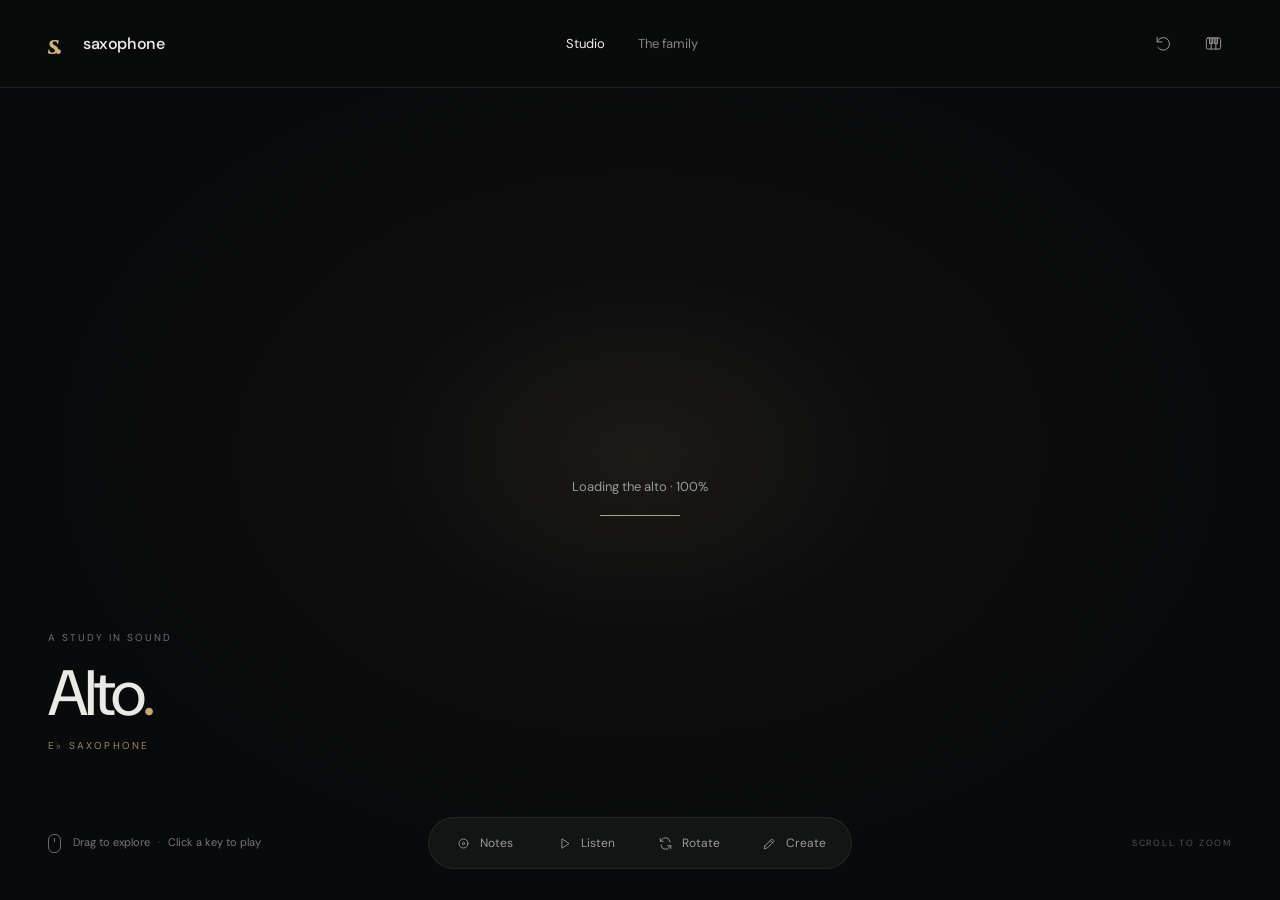
<file: index.html>
<!doctype html>
<html lang="en"><head><meta charset="utf-8"><meta name="viewport" content="width=device-width,initial-scale=1"><meta name="theme-color" content="#090a0b"><meta name="description" content="Turn it. Touch it. Play it. Explore the saxophone in an interactive 3D sound studio."><title>Saxophone — A study in sound.</title><link rel="icon" href="favicon.svg"><link rel="stylesheet" href="dark.css"><link rel="stylesheet" href="listen.css"><link rel="stylesheet" href="composer.css"><script type="importmap">{"imports":{"three":"./vendor/three.module.js","three/addons/":"./vendor/"}}</script></head>
<body class="studio-page">
<header class="topbar"><a class="wordmark" href="index.html" aria-label="Saxophone home"><span>s.</span> saxophone</a><nav aria-label="Main navigation"><a href="index.html" aria-current="page">Studio</a><a href="about.html">The family</a></nav><div class="toolbar"><button id="reset-view" class="icon-button" title="Reset view" aria-label="Reset 3D view"><svg viewBox="0 0 24 24"><path d="M4 10a8 8 0 1 1 1 7M4 4v6h6"/></svg></button><button id="keyboard-toggle" class="icon-button" title="Open keyboard" aria-label="Open piano keyboard" aria-expanded="false" aria-controls="keyboard-panel"><svg viewBox="0 0 24 24"><rect x="3" y="5" width="18" height="14" rx="2"/><path d="M9 5v14m6-14v14M7 5v7h4V5m2 0v7h4V5"/></svg></button></div></header>
<main id="stage" aria-label="Interactive saxophone studio"><div class="scene-glow" aria-hidden="true"></div><div class="backdrop-type" aria-hidden="true">SAXOPHONE</div><div id="viewport" tabindex="0" aria-label="3D saxophone. Drag to rotate, scroll to zoom. Click pearl keys to play. Arrow keys rotate; plus and minus zoom; Home resets."></div><div id="loading" role="status">Preparing your instrument<span></span></div><div id="viewer-error" hidden><p>Your browser couldn’t open the 3D viewer.</p><button id="fallback-keyboard">Play with the keyboard</button></div><div id="key-tooltip" hidden></div><div id="note-labels" aria-label="Playable instrument notes" hidden></div><div class="instrument-caption"><span id="instrument-index">A STUDY IN SOUND</span><h1 id="instrument-title">Alto<span>.</span></h1><p id="instrument-subtitle">E♭ SAXOPHONE</p></div><div id="note-indicator" aria-live="polite"><span id="note-label"></span><small id="note-concert"></small></div><div class="viewer-footer"><p class="gesture-hint"><span class="mouse-icon" aria-hidden="true"></span><span>Drag to explore <i>·</i> Click a key to play</span></p><div class="studio-controls" role="group" aria-label="Studio controls"><button id="notes-toggle" aria-pressed="false"><svg viewBox="0 0 20 20" aria-hidden="true"><circle cx="10" cy="10" r="6"/><circle cx="10" cy="10" r="1.5"/></svg><span>Notes</span></button><button id="listen-toggle" aria-pressed="false"><svg viewBox="0 0 20 20" aria-hidden="true"><path d="m7 4 9 6-9 6Z"/></svg><span>Listen</span></button><button id="rotate-toggle" aria-pressed="false"><svg viewBox="0 0 20 20" aria-hidden="true"><path d="M16 8A6 6 0 0 0 5 5L3 7m0-4v4h4M4 12a6 6 0 0 0 11 3l2-2m0 4v-4h-4"/></svg><span>Rotate</span></button><button id="compose-toggle" aria-expanded="false"><svg viewBox="0 0 20 20" aria-hidden="true"><path d="m4 13 9-9 3 3-9 9-4 1 1-4Zm7-7 3 3"/></svg><span>Create</span></button></div><span class="view-label">SCROLL TO ZOOM</span></div></main>
<section id="keyboard-panel" aria-label="Piano keyboard" hidden><div class="panel-heading"><div><h2>A little improvisation.</h2><p>Click a key, or play with A–K.</p></div><button id="close-keyboard" class="icon-button" aria-label="Close piano keyboard">×</button></div><div class="keyboard-controls"><div class="octave-control"><button id="octave-down" aria-label="Lower octave">−</button><span id="octave-label">Octave 4</span><button id="octave-up" aria-label="Higher octave">+</button></div><label class="volume-control">Volume <input id="volume" type="range" min="0" max="100" value="65"></label></div><div id="keyboard" role="group" aria-label="Play notes"></div><div class="keyboard-footer"><span>Written pitch</span><span>Headphones recommended</span></div></section>
<div id="audio-status" class="audio-status" role="status"></div><noscript><p class="no-script">Enable JavaScript to explore and play the saxophones. <a href="about.html">Meet the family</a>.</p></noscript><script type="module" src="alto-studio.js"></script>
</body></html>
</file>
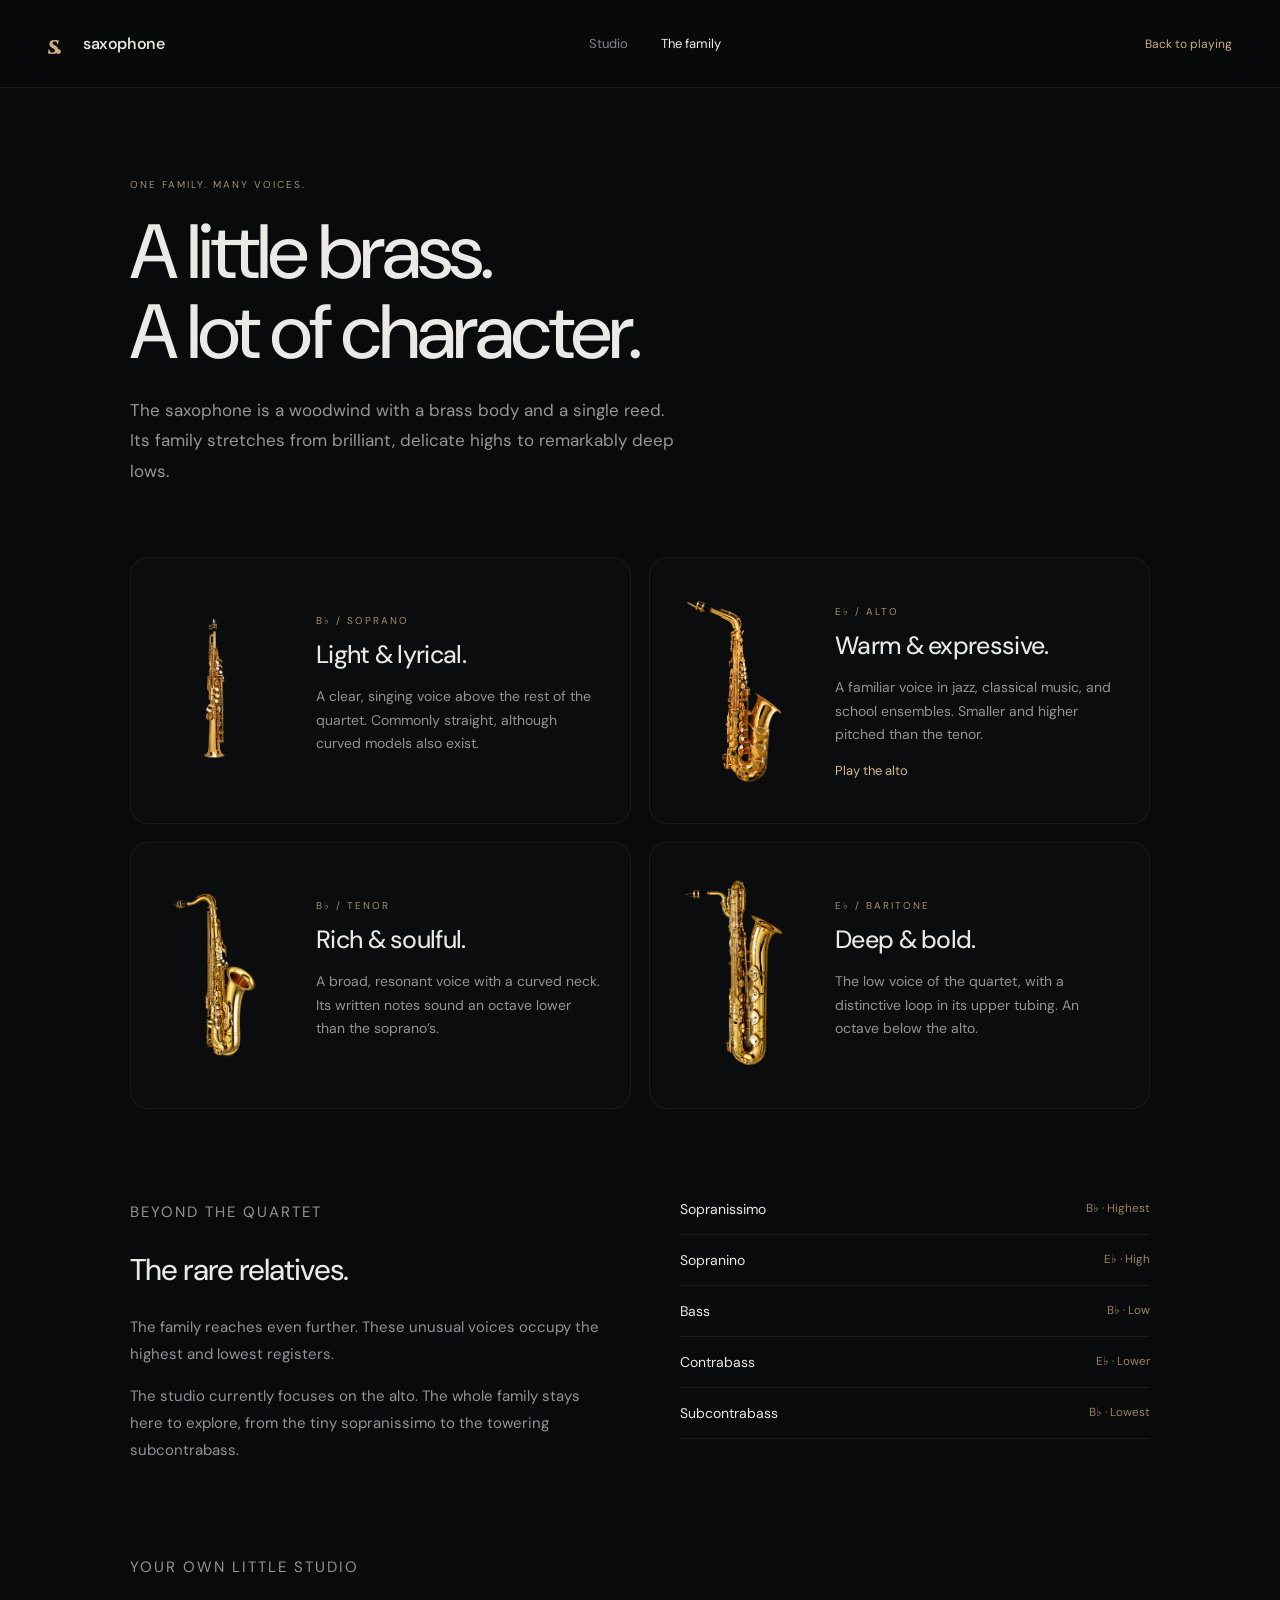
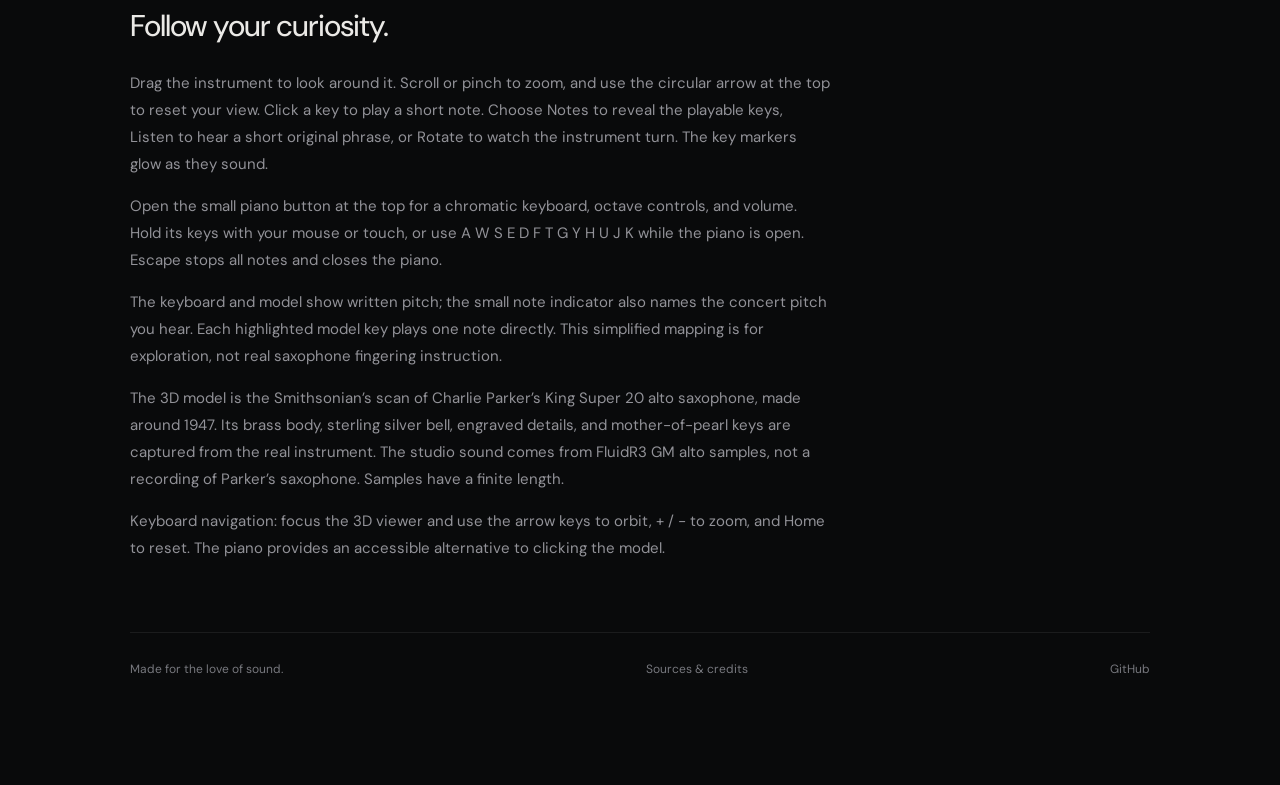
<file: about.html>
<!doctype html><html lang="en"><head><meta charset="utf-8"><meta name="viewport" content="width=device-width,initial-scale=1"><meta name="theme-color" content="#090a0b"><meta name="description" content="Meet the saxophone family, from the brilliant soprano to the resonant baritone, and learn how to play the 3D studio."><title>The family — Saxophone</title><link rel="icon" href="favicon.svg"><link rel="stylesheet" href="dark.css"></head><body class="info-page"><header class="topbar"><a class="wordmark" href="index.html"><span>s.</span> saxophone</a><nav aria-label="Main navigation"><a href="index.html">Studio</a><a href="about.html" aria-current="page">The family</a></nav><a href="index.html" class="back-to-studio">Back to playing</a></header><main class="info-main"><p class="eyebrow">ONE FAMILY. MANY VOICES.</p><h1>A little brass.<br>A lot of character.</h1><p class="info-lead">The saxophone is a woodwind with a brass body and a single reed. Its family stretches from brilliant, delicate highs to remarkably deep lows.</p><section class="info-grid" aria-label="The saxophone quartet"><article class="info-card"><img src="assets/soprano.png" alt="Soprano saxophone"><div><span class="eyebrow">B♭ / SOPRANO</span><h2>Light & lyrical.</h2><p>A clear, singing voice above the rest of the quartet. Commonly straight, although curved models also exist.</p></div></article><article class="info-card"><img src="assets/alto.png" alt="Alto saxophone"><div><span class="eyebrow">E♭ / ALTO</span><h2>Warm & expressive.</h2><p>A familiar voice in jazz, classical music, and school ensembles. Smaller and higher pitched than the tenor.</p><a href="index.html">Play the alto</a></div></article><article class="info-card"><img src="assets/tenor.png" alt="Tenor saxophone" loading="lazy"><div><span class="eyebrow">B♭ / TENOR</span><h2>Rich & soulful.</h2><p>A broad, resonant voice with a curved neck. Its written notes sound an octave lower than the soprano’s.</p></div></article><article class="info-card"><img src="assets/baritone.png" alt="Baritone saxophone" loading="lazy"><div><span class="eyebrow">E♭ / BARITONE</span><h2>Deep & bold.</h2><p>The low voice of the quartet, with a distinctive loop in its upper tubing. An octave below the alto.</p></div></article></section><section class="rare-section"><div><p class="eyebrow">BEYOND THE QUARTET</p><h2>The rare relatives.</h2><p>The family reaches even further. These unusual voices occupy the highest and lowest registers.</p><p>The studio currently focuses on the alto. The whole family stays here to explore, from the tiny sopranissimo to the towering subcontrabass.</p></div><div><div class="rare-row">Sopranissimo <small>B♭ · Highest</small></div><div class="rare-row">Sopranino <small>E♭ · High</small></div><div class="rare-row">Bass <small>B♭ · Low</small></div><div class="rare-row">Contrabass <small>E♭ · Lower</small></div><div class="rare-row">Subcontrabass <small>B♭ · Lowest</small></div></div></section><section id="alto" class="how-to"><p class="eyebrow">YOUR OWN LITTLE STUDIO</p><h2>Follow your curiosity.</h2><p>Drag the instrument to look around it. Scroll or pinch to zoom, and use the circular arrow at the top to reset your view. Click a key to play a short note. Choose Notes to reveal the playable keys, Listen to hear a short original phrase, or Rotate to watch the instrument turn. The key markers glow as they sound.</p><p>Open the small piano button at the top for a chromatic keyboard, octave controls, and volume. Hold its keys with your mouse or touch, or use A W S E D F T G Y H U J K while the piano is open. Escape stops all notes and closes the piano.</p><p>The keyboard and model show written pitch; the small note indicator also names the concert pitch you hear. Each highlighted model key plays one note directly. This simplified mapping is for exploration, not real saxophone fingering instruction.</p><p>The 3D model is the Smithsonian’s scan of Charlie Parker’s King Super 20 alto saxophone, made around 1947. Its brass body, sterling silver bell, engraved details, and mother-of-pearl keys are captured from the real instrument. The studio sound comes from FluidR3 GM alto samples, not a recording of Parker’s saxophone. Samples have a finite length.</p><p>Keyboard navigation: focus the 3D viewer and use the arrow keys to orbit, + / − to zoom, and Home to reset. The piano provides an accessible alternative to clicking the model.</p></section><footer class="info-footer"><span>Made for the love of sound.</span><a href="credits.html">Sources & credits</a><a href="https://github.com/Lucidiscool/Saxophone">GitHub</a></footer></main></body></html>
</file>
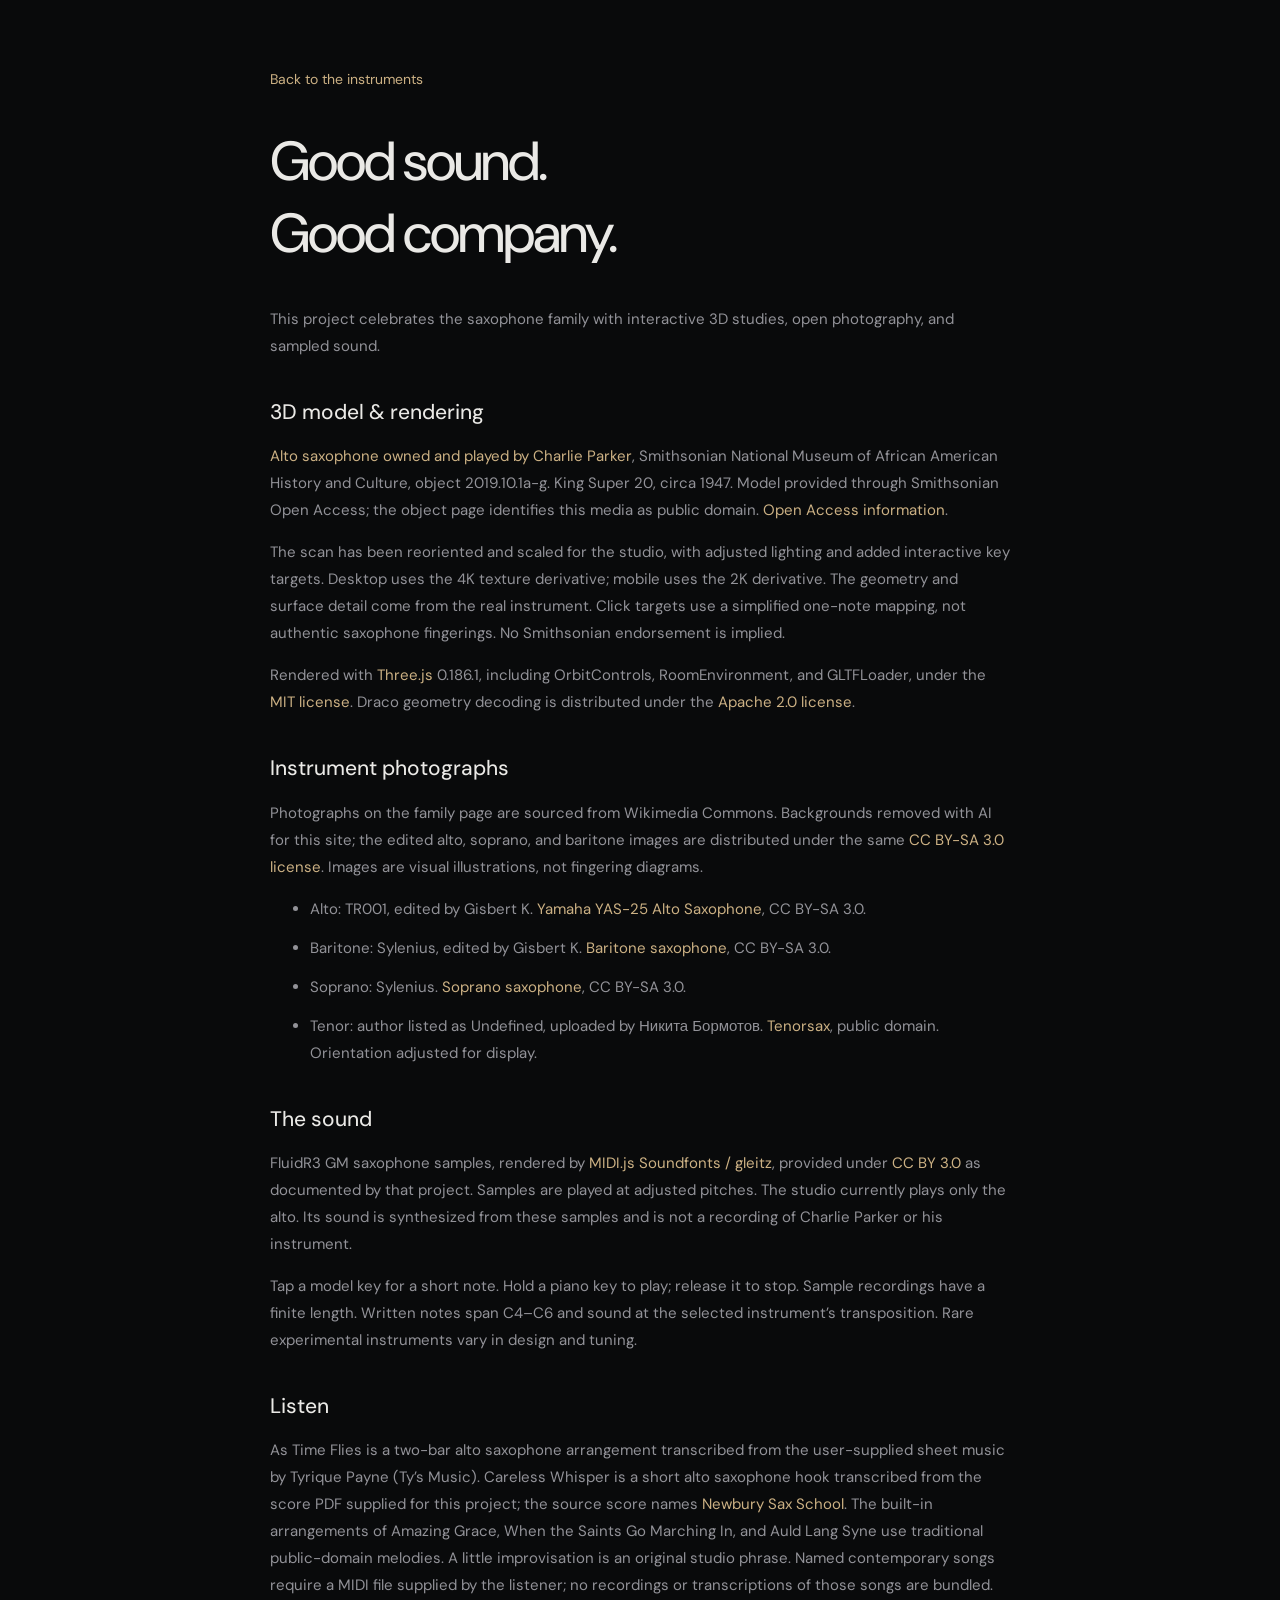
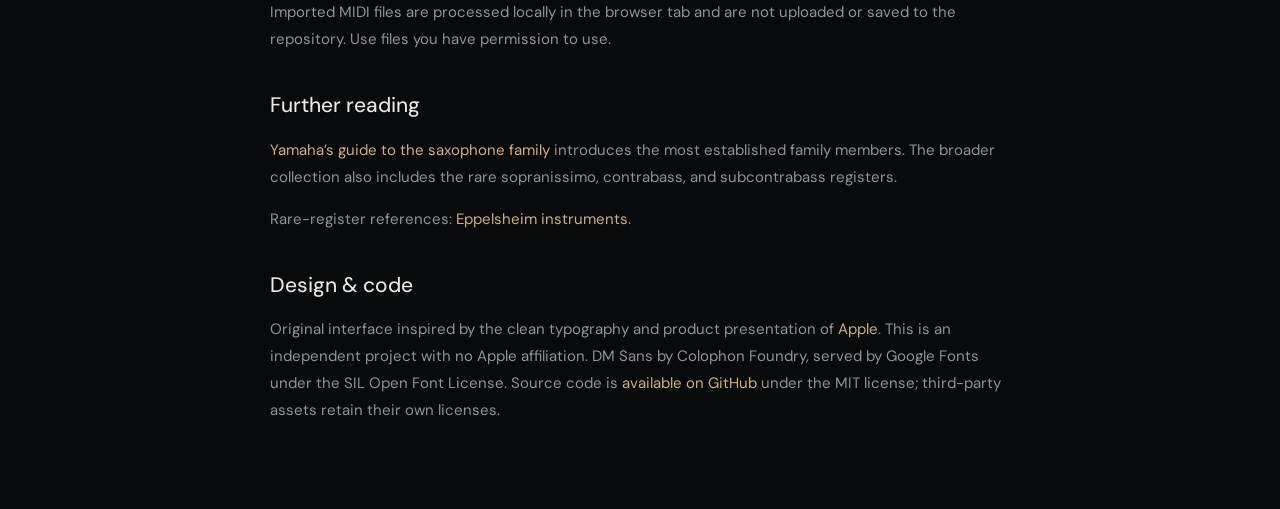
<file: credits.html>
<!doctype html><html lang="en"><head><meta charset="utf-8"><meta name="viewport" content="width=device-width,initial-scale=1"><title>Sources & credits — Saxophone</title><link rel="stylesheet" href="dark.css"><link rel="icon" href="favicon.svg"></head><body><main class="credits"><a href="index.html">Back to the instruments</a><h1>Good sound.<br>Good company.</h1><p>This project celebrates the saxophone family with interactive 3D studies, open photography, and sampled sound.</p><h2>3D model & rendering</h2><p><a href="https://3d.si.edu/object/3d/alto-saxophone-owned-and-played-charlie-parker%3Ac7c58ff8-fd1f-4cf6-9813-6bca3cd0b8b3">Alto saxophone owned and played by Charlie Parker</a>, Smithsonian National Museum of African American History and Culture, object 2019.10.1a-g. King Super 20, circa 1947. Model provided through Smithsonian Open Access; the object page identifies this media as public domain. <a href="https://www.si.edu/openaccess">Open Access information</a>.</p><p>The scan has been reoriented and scaled for the studio, with adjusted lighting and added interactive key targets. Desktop uses the 4K texture derivative; mobile uses the 2K derivative. The geometry and surface detail come from the real instrument. Click targets use a simplified one-note mapping, not authentic saxophone fingerings. No Smithsonian endorsement is implied.</p><p>Rendered with <a href="https://threejs.org/">Three.js</a> 0.186.1, including OrbitControls, RoomEnvironment, and GLTFLoader, under the <a href="vendor/LICENSE">MIT license</a>. Draco geometry decoding is distributed under the <a href="vendor/draco/LICENSE">Apache 2.0 license</a>.</p><h2>Instrument photographs</h2><p>Photographs on the family page are sourced from Wikimedia Commons. Backgrounds removed with AI for this site; the edited alto, soprano, and baritone images are distributed under the same <a href="https://creativecommons.org/licenses/by-sa/3.0/">CC BY-SA 3.0 license</a>. Images are visual illustrations, not fingering diagrams.</p><ul><li>Alto: TR001, edited by Gisbert K. <a href="https://commons.wikimedia.org/wiki/File:Yamaha_YAS-25_Alto_Saxophone_20080502.jpg">Yamaha YAS-25 Alto Saxophone</a>, CC BY-SA 3.0.</li><li>Baritone: Sylenius, edited by Gisbert K. <a href="https://commons.wikimedia.org/wiki/File:Baritone_saxophone.jpg">Baritone saxophone</a>, CC BY-SA 3.0.</li><li>Soprano: Sylenius. <a href="https://commons.wikimedia.org/wiki/File:Soprano_saxophone.jpg">Soprano saxophone</a>, CC BY-SA 3.0.</li><li>Tenor: author listed as Undefined, uploaded by Никита Бормотов. <a href="https://commons.wikimedia.org/wiki/File:Tenorsax.jpg">Tenorsax</a>, public domain. Orientation adjusted for display.</li></ul><h2>The sound</h2><p>FluidR3 GM saxophone samples, rendered by <a href="https://github.com/gleitz/midi-js-soundfonts">MIDI.js Soundfonts / gleitz</a>, provided under <a href="https://creativecommons.org/licenses/by/3.0/us/">CC BY 3.0</a> as documented by that project. Samples are played at adjusted pitches. The studio currently plays only the alto. Its sound is synthesized from these samples and is not a recording of Charlie Parker or his instrument.</p><p>Tap a model key for a short note. Hold a piano key to play; release it to stop. Sample recordings have a finite length. Written notes span C4–C6 and sound at the selected instrument’s transposition. Rare experimental instruments vary in design and tuning.</p><h2>Listen</h2><p>As Time Flies is a two-bar alto saxophone arrangement transcribed from the user-supplied sheet music by Tyrique Payne (Ty’s Music). Careless Whisper is a short alto saxophone hook transcribed from the score PDF supplied for this project; the source score names <a href="https://www.newburysaxschool.co.uk/">Newbury Sax School</a>. The built-in arrangements of Amazing Grace, When the Saints Go Marching In, and Auld Lang Syne use traditional public-domain melodies. A little improvisation is an original studio phrase. Named contemporary songs require a MIDI file supplied by the listener; no recordings or transcriptions of those songs are bundled. Imported MIDI files are processed locally in the browser tab and are not uploaded or saved to the repository. Use files you have permission to use.</p><h2>Further reading</h2><p><a href="https://www.yamaha.com/en/musical_instrument_guide/saxophone/structure/structure002.html">Yamaha’s guide to the saxophone family</a> introduces the most established family members. The broader collection also includes the rare sopranissimo, contrabass, and subcontrabass registers.</p><p>Rare-register references: <a href="https://www.eppelsheim.com/en/instruments/">Eppelsheim instruments</a>.</p><h2>Design & code</h2><p>Original interface inspired by the clean typography and product presentation of <a href="https://www.apple.com/">Apple</a>. This is an independent project with no Apple affiliation. DM Sans by Colophon Foundry, served by Google Fonts under the SIL Open Font License. Source code is <a href="https://github.com/Lucidiscool/Saxophone">available on GitHub</a> under the MIT license; third-party assets retain their own licenses.</p></main></body></html>
</file>
<file: dark.css>
@import url('https://fonts.googleapis.com/css2?family=DM+Sans:wght@400;450;500;550;600;650;700&display=swap');
:root{color-scheme:dark;--bg:#090a0b;--text:#eae9e6;--muted:#818184;--gold:#c8a773;--border:#ffffff13}*{box-sizing:border-box}body{margin:0;background:var(--bg);color:var(--text);font:14px 'DM Sans',-apple-system,BlinkMacSystemFont,'Segoe UI',sans-serif}button,input,a{-webkit-tap-highlight-color:transparent}button,input{font:inherit}button,a{touch-action:manipulation}button{cursor:pointer;color:inherit}a{color:inherit;text-decoration:none}button:focus-visible,a:focus-visible,input:focus-visible,#viewport:focus-visible{outline:2px solid var(--gold);outline-offset:5px}button{border:0}button:disabled{opacity:.25;cursor:default}[hidden]{display:none!important}.studio-page{height:100svh;overflow:hidden}.topbar{height:88px;display:flex;align-items:center;justify-content:space-between;padding:0 48px;border-bottom:1px solid var(--border);position:relative;z-index:10;background:#090a0bb3}.wordmark{display:flex;align-items:center;gap:12px;font-weight:550;letter-spacing:-.4px;font-size:16px}.wordmark>span{font:italic 700 30px Georgia,serif;letter-spacing:-4px;color:#d3b382;width:23px}.topbar nav{display:flex;gap:33px;margin-left:-45px;font-size:13px;color:#858587}.topbar nav a{padding:12px 0}.topbar nav a[aria-current=page]{color:#eee}.topbar nav a:hover{color:var(--gold)}.toolbar{display:flex;gap:12px}.icon-button{height:38px;width:38px;border-radius:11px;display:grid;place-items:center;background:transparent;color:#99999d;border:1px solid transparent;font-size:25px}.icon-button:hover,.icon-button[aria-expanded=true]{border-color:#ffffff23;background:#ffffff08;color:#e2c28f}.icon-button svg{width:19px;height:19px;fill:none;stroke:currentColor;stroke-width:1.25;stroke-linecap:round;stroke-linejoin:round}#stage{position:relative;height:calc(100svh - 88px);overflow:hidden}.scene-glow{position:absolute;inset:0;background:radial-gradient(ellipse at 50% 45%,#a78c6120 0%,#39363413 28%,transparent 65%);pointer-events:none}.backdrop-type{position:absolute;width:100%;text-align:center;top:37%;font-size:clamp(80px,14.2vw,225px);font-weight:650;letter-spacing:-.065em;color:#ffffff03;pointer-events:none;user-select:none;line-height:1}#viewport{position:absolute;inset:0;touch-action:none;outline-offset:-8px!important}#viewport canvas{display:block;width:100%;height:100%;touch-action:none;cursor:grab}#viewport canvas.dragging{cursor:grabbing}#viewport canvas.over-key{cursor:pointer}#loading{position:absolute;top:48%;width:100%;text-align:center;color:#999;font-size:13px;pointer-events:none}#loading span{display:block;width:80px;height:1px;background:#b6a181;margin:20px auto;animation:loading 1s alternate infinite}@keyframes loading{to{transform:scaleX(.25);opacity:.3}}.instrument-caption{position:absolute;left:48px;bottom:148px;pointer-events:none}.instrument-caption>span{font-size:10px;letter-spacing:2px;color:#6f7074}.instrument-caption h1{font-size:clamp(45px,5vw,72px);line-height:1.05;font-weight:450;letter-spacing:-3px;margin:15px 0 12px}.instrument-caption h1>span{color:var(--gold)}.instrument-caption p{font-size:10px;letter-spacing:2.2px;color:#9c8665;margin:0}.viewer-footer{position:absolute;bottom:36px;left:48px;right:48px;display:flex;align-items:center;justify-content:space-between;pointer-events:none}.viewer-footer>*{pointer-events:auto}.gesture-hint{font-size:11px;color:#75767a;display:flex;align-items:center;gap:12px;max-width:280px;line-height:1.7}.gesture-hint i{font-style:normal;margin:0 5px;color:#45464a}.mouse-icon{border:1px solid #6a6b6e;border-radius:6px;width:13px;height:19px;position:relative;flex-shrink:0}.mouse-icon:after{content:'';position:absolute;height:4px;width:1px;background:#6a6b6e;top:3px;left:5px}.instrument-picker{display:flex;gap:3px;background:#151617d9;border:1px solid #ffffff12;border-radius:30px;padding:5px;position:absolute;left:50%;transform:translateX(-50%);backdrop-filter:blur(18px)}.instrument-picker button{padding:12px 20px;border-radius:24px;background:transparent;color:#828387;font-size:12px;transition:color .2s,background .2s}.instrument-picker button:hover{color:#eee}.instrument-picker button[aria-pressed=true]{background:#303030;color:#f0e9dd}.instrument-picker #more-toggle{font-size:18px;padding:6px 16px}.view-label{font-size:9px;letter-spacing:1.8px;color:#525358}#more-menu{position:absolute;bottom:106px;left:calc(50% + 30px);width:230px;background:#1a1b1cf5;padding:9px;border:1px solid #ffffff16;border-radius:15px;box-shadow:0 20px 60px #0007;z-index:9;backdrop-filter:blur(24px)}#more-menu button{display:flex;align-items:center;justify-content:space-between;padding:12px 13px;background:transparent;width:100%;font-size:13px;border-radius:8px;color:#bdbdbf}#more-menu button:hover,#more-menu button[aria-pressed=true]{background:#ffffff09;color:#e4c391}#more-menu span{color:#7b7060;font-size:11px}#note-indicator{position:absolute;top:48px;right:50px;display:flex;align-items:baseline;gap:12px;opacity:0;transition:opacity .3s;pointer-events:none}#note-indicator.visible{opacity:1}#note-label{font-size:35px;letter-spacing:-1.3px;color:#ddc498}#note-concert{font-size:11px;color:#727378}#key-tooltip{position:absolute;pointer-events:none;background:#282624e8;border:1px solid #c8a77345;backdrop-filter:blur(8px);padding:8px 12px;border-radius:7px;font-size:12px;color:#eee2cc;transform:translate(16px,-40px);white-space:nowrap;z-index:3}#keyboard-panel{position:fixed;right:48px;top:103px;width:560px;background:#191a1bf5;border:1px solid #ffffff1c;padding:24px;border-radius:19px;box-shadow:0 24px 100px #0009;backdrop-filter:blur(24px);z-index:12;animation:appear .2s ease-out}@keyframes appear{from{opacity:0;transform:translateY(-7px)}to{opacity:1;transform:translateY(0)}}.panel-heading{display:flex;justify-content:space-between;align-items:start}.panel-heading h2{font-size:19px;font-weight:500;letter-spacing:-.5px;margin:0 0 6px}.panel-heading p{font-size:12px;color:#85858b;margin:0}.panel-heading .icon-button{margin:-9px -8px 0 0}.keyboard-controls{display:flex;align-items:center;justify-content:space-between;margin:22px 0 16px;font-size:12px;color:#a9a9ad}.octave-control{display:flex;gap:13px;align-items:center}.octave-control button{width:26px;height:26px;background:#ffffff08;border-radius:50%;font-size:18px;color:#aaa}.volume-control{display:flex;gap:12px;align-items:center;font-size:11px}.volume-control input{width:85px;accent-color:#c8a773;height:3px}#keyboard{display:flex;height:145px;gap:5px;position:relative;isolation:isolate}.piano-key{position:relative;flex:1;min-width:0;background:linear-gradient(#d9d8d5,#b9b8b6);border:1px solid #d5d3d0;border-radius:5px;box-shadow:0 3px 0 #818080;display:flex;flex-direction:column;justify-content:end;align-items:center;gap:8px;padding-bottom:13px;color:#444548;font-size:13px;user-select:none;touch-action:none}.piano-key small{font-size:10px;color:#767679}.piano-key.black{position:absolute;top:0;height:88px;width:7%;background:linear-gradient(#343537,#161719);color:#ddd;border-color:#0d0d0f;border-radius:0 0 4px 4px;z-index:2;box-shadow:0 3px 3px #0007;font-size:10px}.piano-key.black small{font-size:9px;color:#8a8a8e}.piano-key.active{background:linear-gradient(#e0c492,#b18b50);color:#332512;border-color:#c8a773;box-shadow:0 1px 0 #7e6746;transform:translateY(2px)}.piano-key.active small{color:#7c5a2c}.keyboard-footer{display:flex;justify-content:space-between;font-size:10px;color:#696b70;margin-top:17px}.audio-status{position:fixed;bottom:110px;left:50%;transform:translateX(-50%);z-index:15;background:#26211bf0;color:#e2c99e;padding:10px 16px;border:1px solid #6a5338;border-radius:9px;font-size:12px;max-width:85vw;text-align:center}.audio-status:empty{display:none}#viewer-error{position:absolute;top:35%;left:50%;transform:translateX(-50%);text-align:center}#viewer-error button{padding:12px 20px;background:#d8bc8d;color:#171717;border-radius:20px}.no-script{position:fixed;top:30%;left:20%;right:20%;text-align:center;background:#181818;padding:30px}.no-script a{color:var(--gold)}.info-page .topbar{position:sticky;top:0;backdrop-filter:blur(20px)}.info-page .topbar nav{margin:0}.info-main{max-width:1100px;margin:0 auto;padding:80px 40px}.eyebrow{font-size:10px;letter-spacing:2px;color:#a58d69;text-transform:uppercase}.info-main>h1{font-size:clamp(45px,6vw,78px);letter-spacing:-3px;font-weight:450;line-height:1.04;margin:22px 0}.info-lead{color:#96969a;font-size:17px;line-height:1.8;max-width:550px;margin-bottom:70px}.info-grid{display:grid;grid-template-columns:repeat(2,1fr);gap:18px}.info-card{border:1px solid #ffffff0e;background:#ffffff03;border-radius:18px;display:grid;grid-template-columns:130px 1fr;gap:25px;align-items:center;padding:30px}.info-card img{width:110px;height:205px;object-fit:contain}.info-card h2{font-size:25px;font-weight:450;letter-spacing:-.7px;margin:10px 0}.info-card p{color:#929297;line-height:1.7;font-size:14px}.info-card a{color:#d1b98e;font-size:13px}.info-card a:hover{text-decoration:underline}.rare-section{margin:75px 0;display:grid;grid-template-columns:1fr 1fr;gap:80px}.rare-section h2,.how-to h2{font-size:30px;font-weight:450;letter-spacing:-1px}.rare-section p,.how-to p,.credits p,.credits li{font-size:15px;color:#929298;line-height:1.8}.rare-row{padding:16px 0;display:flex;justify-content:space-between;border-bottom:1px solid #ffffff12;gap:15px}.rare-row small{color:#9c8461}.how-to{max-width:700px;padding-bottom:55px}.info-footer{border-top:1px solid var(--border);padding:28px 0;display:flex;justify-content:space-between;color:#77787e;font-size:12px}.info-footer a:hover{color:#d3b382}.credits{max-width:800px;padding:70px 30px;margin:auto}.credits h1{font-size:55px;font-weight:450;letter-spacing:-2px}.credits h2{font-weight:450;margin-top:38px}.credits a{color:#ccb184}.credits li{margin-bottom:12px}
@media(min-width:1600px){.instrument-caption{bottom:180px}.viewer-footer{bottom:45px}}
@media(max-width:1100px){.gesture-hint{max-width:160px;font-size:10px}.view-label{max-width:100px;text-align:right;line-height:1.8}.instrument-picker button{padding:12px 16px}.info-card{grid-template-columns:90px 1fr;padding:23px;gap:17px}.info-card img{width:85px;height:180px}}
@media(max-width:700px){.topbar{height:70px;padding:0 22px}.wordmark{font-size:14px;gap:9px}.wordmark>span{font-size:26px}.topbar nav{font-size:12px;gap:20px;margin-left:0}.topbar nav a:first-child{display:none}.toolbar{gap:3px}.icon-button{width:33px;height:35px}#stage{height:calc(100svh - 70px)}.backdrop-type{font-size:21vw;top:41%}.instrument-caption{left:24px;bottom:125px}.instrument-caption>span{font-size:8px;letter-spacing:1.3px}.instrument-caption h1{font-size:43px;letter-spacing:-2px;margin:10px 0 9px}.instrument-caption p{font-size:8px;letter-spacing:1.5px}.viewer-footer{left:18px;right:18px;bottom:26px;display:block}.instrument-picker{position:relative;left:auto;transform:none;justify-content:center;width:max-content;max-width:100%;margin:auto}.instrument-picker button{font-size:11px;padding:11px 16px}.instrument-picker #more-toggle{padding:6px 13px}.gesture-hint{position:absolute;bottom:64px;right:5px;text-align:right;max-width:112px;margin:0;gap:7px;font-size:9px}.gesture-hint i{display:none}.gesture-hint span:last-child{display:flex;flex-direction:column}.view-label{display:none}#more-menu{bottom:88px;left:auto;right:21px}#note-indicator{top:26px;right:25px;flex-direction:column;gap:3px}#note-label{font-size:28px}#note-concert{font-size:9px}#keyboard-panel{right:14px;left:14px;top:82px;width:auto;padding:20px}#keyboard{height:135px}.piano-key.black{height:80px}.panel-heading h2{font-size:18px}.panel-heading p{font-size:11px}.audio-status{bottom:100px}.info-main{padding:48px 22px}.info-lead{font-size:15px;margin-bottom:40px}.info-grid{grid-template-columns:1fr}.info-card{grid-template-columns:100px 1fr;padding:22px;gap:24px}.info-card img{width:95px;height:190px}.rare-section{grid-template-columns:1fr;gap:15px;margin:45px 0}.info-main>h1{font-size:49px}.info-footer{flex-wrap:wrap;gap:20px}.credits h1{font-size:42px}}
@media(max-width:370px){.topbar{padding:0 16px}.wordmark{font-size:12px}.topbar nav{font-size:11px}.instrument-picker button{padding:10px 12px}.instrument-caption h1{font-size:38px}.keyboard-controls{font-size:11px}.volume-control input{width:60px}.info-card{gap:15px}}
.backdrop-type{display:none}.info-card{background:#ffffff03}.back-to-studio{font-size:12px;color:#c8ad83}.gesture-hint span:last-child{line-height:1.8}
@media(max-width:700px){.gesture-hint{max-width:107px}.gesture-hint .mouse-icon{display:none}.info-page .wordmark{font-size:13px}.info-page .topbar nav{display:none}}
.studio-controls{display:flex;gap:2px;background:#151617e8;border:1px solid #ffffff12;border-radius:30px;padding:5px;position:absolute;left:50%;transform:translateX(-50%);backdrop-filter:blur(18px)}.studio-controls button{display:flex;align-items:center;gap:9px;padding:12px 20px;min-width:100px;justify-content:center;border-radius:24px;background:transparent;color:#9a9b9f;font-size:12px;transition:.2s}.studio-controls button:hover{color:#f0e9dd}.studio-controls button[aria-pressed=true]{background:#303030;color:#e3c794}.studio-controls svg{width:15px;height:15px;fill:none;stroke:currentColor;stroke-width:1.2;stroke-linecap:round;stroke-linejoin:round}#note-labels{position:absolute;inset:0;pointer-events:none}.model-note{position:absolute;transform:translateY(-50%);pointer-events:auto;background:#1d1c19ec;border:1px solid #ad906650;border-radius:6px;color:#e9cea4;font-size:10px;min-width:31px;padding:6px 7px;box-shadow:0 3px 14px #0004;touch-action:none}.model-note:before{content:'';position:absolute;right:100%;width:38px;top:50%;height:1px;background:#b9955866;pointer-events:none}.model-note.label-left:before{right:auto;left:100%;width:29px}.model-note.active{background:#cbb080;color:#151310}.model-note:hover{border-color:#dbb780;background:#3e3323}.instrument-caption h1{font-size:clamp(50px,5vw,72px)}
@media(max-width:700px){.studio-controls{position:relative;left:auto;transform:none;margin:auto;width:max-content}.studio-controls button{padding:12px 18px;min-width:91px;font-size:11px}.studio-controls svg{width:13px;height:13px}.gesture-hint{max-width:128px}.gesture-hint span:last-child{display:block}.gesture-hint i{display:inline;margin:0 3px}.model-note{font-size:9px;padding:6px;min-width:27px}.instrument-caption h1{font-size:43px}}
@media(max-width:700px){.notes-visible .instrument-caption>span{visibility:hidden}}
@media(prefers-reduced-motion:reduce){*,*::before,*::after{animation:none!important;transition:none!important}}
</file>
<file: listen.css>
#listen-panel{position:fixed;z-index:11;bottom:108px;left:50%;transform:translateX(-50%);width:370px;max-height:calc(100svh - 210px);overflow:auto;padding:23px;background:#171819f5;border:1px solid #ffffff1c;border-radius:20px;box-shadow:0 24px 90px #000a;backdrop-filter:blur(26px)}.listen-eyebrow{display:block;font-size:9px;letter-spacing:1.8px;color:#a68f6a;margin-bottom:10px}#listen-panel h2{font-size:21px;letter-spacing:-.6px}#song-list{display:grid;gap:3px;margin:18px -8px 12px}.song-choice{display:flex;align-items:center;justify-content:space-between;text-align:left;width:100%;padding:11px 12px;background:transparent;border:1px solid transparent;border-radius:10px;color:#a4a4a8}.song-choice strong,.song-choice small{display:block}.song-choice strong{font-size:13px;font-weight:500;color:#d8d7d4}.song-choice small{font-size:10px;margin-top:4px;color:#797a7f;max-width:250px;overflow:hidden;text-overflow:ellipsis;white-space:nowrap}.song-choice em{font-size:9px;font-style:normal;letter-spacing:1px;color:#8c7b62}.song-choice[aria-pressed=true]{background:#c8a7730c;border-color:#c8a77335}.song-choice[aria-pressed=true] strong{color:#e1c594}.song-choice:hover{background:#ffffff07}#song-help{font-size:11px;color:#87888c;line-height:1.65;margin:12px 0 18px}.song-transport{display:flex;align-items:center;gap:9px}.song-transport button{height:36px;padding:0 18px;border-radius:20px;background:#cfb386;color:#191713;font-size:11px;font-weight:600}#song-stop{padding:0;width:36px;background:#ffffff08;color:#aaa}.song-time{display:flex;gap:8px;margin-left:auto;font-size:10px;color:#66676c;font-variant-numeric:tabular-nums}#song-elapsed{color:#c4b391}#song-progress{display:block;width:100%;height:3px;margin:16px 0;border:0;appearance:none;background:#ffffff10;border-radius:3px;overflow:hidden}#song-progress::-webkit-progress-bar{background:#ffffff10}#song-progress::-webkit-progress-value{background:#c8a773}#song-progress::-moz-progress-bar{background:#c8a773}.song-settings{display:flex;justify-content:space-between;align-items:center;gap:12px;font-size:10px;color:#8c8c92}.song-settings label{display:flex;align-items:center;gap:9px}.song-settings input{width:68px;accent-color:#c8a773;height:3px}.song-settings output{min-width:30px}#import-song{font-size:10px;color:#b8a17f;background:transparent;padding:8px 0}#midi-options{display:flex;gap:12px}#midi-options label{display:grid;gap:6px;min-width:0;flex:1;color:#8c8c92;font-size:10px}#midi-options select{min-width:0;width:100%;background:#232426;color:#d0cbc3;border:1px solid #ffffff16;border-radius:6px;padding:6px;font:10px inherit}.studio-controls #listen-toggle[aria-expanded=true],.studio-controls #listen-toggle.song-playing{background:#303030;color:#e3c794}@media(max-width:700px){#listen-panel{left:14px;right:14px;bottom:91px;transform:none;width:auto;max-height:calc(100svh - 175px);padding:19px}.song-choice{padding:10px 12px}}@media(max-height:650px){#listen-panel{bottom:88px;max-height:calc(100svh - 174px)}}
#listen-panel{left:auto;right:48px;transform:none}#browse-songs{display:none;background:transparent;color:#c8a773;font-size:10px;padding:8px 0}
@media(max-width:700px){#listen-panel{left:14px;right:14px}.listen-compact #song-list,.listen-compact #midi-options,.listen-compact #song-help,.listen-compact #import-song{display:none!important}.listen-compact .song-transport{margin-top:18px}.listen-compact #browse-songs{display:block}.listen-compact .listen-eyebrow{display:none}.listen-compact h2{font-size:17px!important;max-width:250px}}
</file>
<file: composer.css>
.studio-controls #compose-toggle[aria-expanded=true]{background:#303030;color:#e3c794}
.sheet-note{pointer-events:bounding-box}
#compose-panel{position:fixed;z-index:12;right:48px;bottom:108px;width:min(620px,calc(100vw - 36px));max-height:calc(100svh - 210px);overflow:auto;padding:23px;background:#171819f5;border:1px solid #ffffff1c;border-radius:20px;box-shadow:0 24px 90px #000a;backdrop-filter:blur(26px);color:#d8d7d4}
#compose-panel[hidden]{display:none}.compose-eyebrow{display:block;font-size:9px;letter-spacing:1.8px;color:#a68f6a;margin-bottom:8px}#compose-panel h2{font-size:21px;letter-spacing:-.6px;margin:0}.compose-title-label{display:flex;align-items:center;gap:12px;color:#85858a;font-size:10px;margin-top:16px}.compose-title-label input{flex:1;min-width:0;background:#ffffff08;border:1px solid #ffffff14;border-radius:8px;padding:9px 11px;color:#e1ddd5;font:inherit;font-size:12px;outline:none}.compose-title-label input:focus{border-color:#c8a77378}.compose-help{color:#85858a;font-size:11px;line-height:1.55;margin:12px 0}.compose-toolbar{display:flex;align-items:center;gap:8px;flex-wrap:wrap}.compose-options{display:flex;gap:3px;padding:3px;background:#ffffff08;border:1px solid #ffffff0c;border-radius:9px}.compose-options button,.compose-rest{background:transparent;color:#9b9ba0;border-radius:6px;padding:7px 9px;font-size:10px}.compose-options button[aria-pressed=true],.compose-rest[aria-pressed=true]{background:#c8a7731c;color:#e3c794}.compose-rest{border:1px solid #ffffff16}.staff-scroll{overflow-x:auto;overscroll-behavior-x:contain;margin:14px -8px 8px;padding:0 8px;scrollbar-color:#5a5145 transparent;scrollbar-width:thin}#compose-staff{display:block;min-width:100%;height:150px;cursor:crosshair;background:linear-gradient(180deg,#ffffff03,transparent);border-radius:8px}#compose-staff .staff-line{stroke:#9b9b9a;stroke-opacity:.5;stroke-width:1}#compose-staff .bar-line{stroke:#9b9b9a;stroke-opacity:.2;stroke-width:1}#compose-staff .clef{fill:#c8a773;font-size:57px;font-family:serif}#compose-staff .note-head{fill:#dfc18d;stroke:#dfc18d;stroke-width:1.5}#compose-staff .note-head.open{fill:#171819;stroke:#dfc18d;stroke-width:2.5}#compose-staff .note-stem,#compose-staff .note-flag{fill:none;stroke:#dfc18d;stroke-width:2}#compose-staff .accidental{fill:#dfc18d;font:18px serif}#compose-staff .note-name{fill:#85858a;font:9px sans-serif;text-anchor:middle}#compose-staff .rest-mark{fill:#dfc18d;font:24px serif;text-anchor:middle}.sheet-note{cursor:pointer;outline:none}.sheet-note:hover .note-head,.sheet-note.playing .note-head{fill:#fff0ca;stroke:#fff0ca;filter:drop-shadow(0 0 5px #c8a773)}.sheet-note.playing .note-stem,.sheet-note.playing .note-flag{stroke:#fff0ca}.sheet-note.playing .note-name{fill:#e3c794}.compose-transport{display:flex;align-items:center;gap:7px;flex-wrap:wrap;margin-top:7px}.compose-transport>button{height:34px;padding:0 12px;border:1px solid #ffffff12;border-radius:18px;background:#ffffff08;color:#aaa;font-size:10px}.compose-transport>button:disabled{opacity:.35}.compose-transport .compose-primary{background:#cfb386;color:#191713;font-weight:600;border:0;padding:0 18px}.compose-transport label{display:flex;align-items:center;gap:7px;margin-left:auto;color:#8c8c92;font-size:10px}.compose-transport input{width:78px;accent-color:#c8a773;height:3px}.compose-transport output{min-width:47px;color:#c4b391;font-variant-numeric:tabular-nums}#compose-status{font-size:10px;color:#85858a;margin:12px 0 0;min-height:1.5em}
#compose-panel{width:min(700px,calc(100vw - 36px))}#compose-title span{color:#c8a773}
.compose-title-row{display:flex;align-items:center;gap:14px;margin:19px 0 17px}.compose-title-row input{min-width:0;flex:1;padding:9px 0;background:transparent;border:0;border-bottom:1px solid #ffffff18;color:#eee8df;font:inherit;font-size:15px}.compose-title-row>span{font-size:9px;color:#9b9284;white-space:nowrap}
.compose-toolbar>button,.compose-edit button,.compose-bottom button{padding:8px 11px;background:#ffffff07;border:1px solid #ffffff13;border-radius:8px;color:#b6b2ab;font-size:11px}.compose-toolbar>button[aria-pressed=true],#compose-loop[aria-pressed=true]{background:#c8a77320;color:#e3c794;border-color:#c8a77355}.compose-sheet-heading{display:flex;justify-content:space-between;margin-top:21px;font-size:10px;color:#92908b}.compose-sheet-heading i{padding:0 6px;font-style:normal;color:#6c6458}
#compose-staff{min-width:0;max-width:none;height:218px;touch-action:pan-x pan-y}.staff-scroll{margin:5px -8px 12px;border-bottom:1px solid #ffffff09}#compose-staff .clef{font-family:'Segoe UI Symbol',serif;font-size:63px}#compose-staff .rest-mark{font-family:'Segoe UI Symbol',serif;font-size:30px}#compose-staff .bar-line{stroke-opacity:.5}#compose-staff .beat-line{stroke:#ffffff;stroke-opacity:.06;stroke-dasharray:2 5}#compose-staff .ledger{stroke:#9b9b9a;stroke-width:1}#compose-staff .beat-label{font:9px sans-serif;fill:#77766f;text-anchor:middle}#compose-staff .measure-label{font:10px sans-serif;fill:#b9a582}#compose-staff .note-hit{fill:transparent;stroke:transparent}.sheet-note.selected .note-hit,.sheet-note:focus-visible .note-hit{fill:#c8a77317;stroke:#c8a77377}#compose-staff .note-name{font-size:8px}#compose-staff .duration-mark{stroke:#c8a773;stroke-opacity:.22;stroke-width:3;stroke-linecap:round}#compose-staff .selected .duration-mark,#compose-staff .playing .duration-mark{stroke-opacity:.85}.playhead{stroke:#eed1a2;stroke-width:1.5;pointer-events:none}
.compose-edit{display:flex;align-items:center;gap:10px;flex-wrap:wrap;min-height:36px;font-size:10px;color:#9a9893}#compose-selection{color:#dbc398;margin-right:auto;font-size:11px}.compose-edit label{display:flex;gap:7px;align-items:center}.compose-edit select{background:#242424;color:#dfd9cd;border:1px solid #ffffff18;border-radius:7px;padding:7px;font:inherit}.compose-edit-selected{display:flex;gap:5px}.compose-edit-selected[hidden]{display:none}.compose-help{margin:9px 0 17px;font-size:10px}.compose-bottom{display:flex;justify-content:space-between;gap:10px;padding-top:13px;margin-top:14px;border-top:1px solid #ffffff0d}.compose-bottom>div{display:flex;gap:5px}.compose-bottom button{background:transparent;border-color:transparent;color:#a49c90}.compose-bottom #compose-export{color:#dec398;border-color:#c8a77330}#compose-panel button:disabled{opacity:.35;cursor:default}#compose-panel button:focus-visible,#compose-panel select:focus-visible,#compose-panel input:focus-visible{outline:2px solid #c8a773;outline-offset:3px}.compose-transport{gap:8px}.compose-transport input{width:90px}
@media(max-width:700px){#compose-panel{left:14px;right:14px;bottom:91px;width:auto;max-height:calc(100svh - 175px);padding:18px}.compose-transport label{margin-left:0;flex-wrap:wrap}.studio-controls button{min-width:68px!important;padding:11px 8px!important;gap:5px}.compose-title-row{align-items:flex-start;flex-direction:column;gap:5px}.compose-title-row input{width:100%}.compose-options button{padding:9px 8px}.compose-edit-selected{flex-wrap:wrap}.compose-edit button,.compose-bottom button{min-height:36px}#compose-selection{flex-basis:100%}.compose-transport label{margin-top:5px}.compose-sheet-heading{font-size:9px}}
</file>
